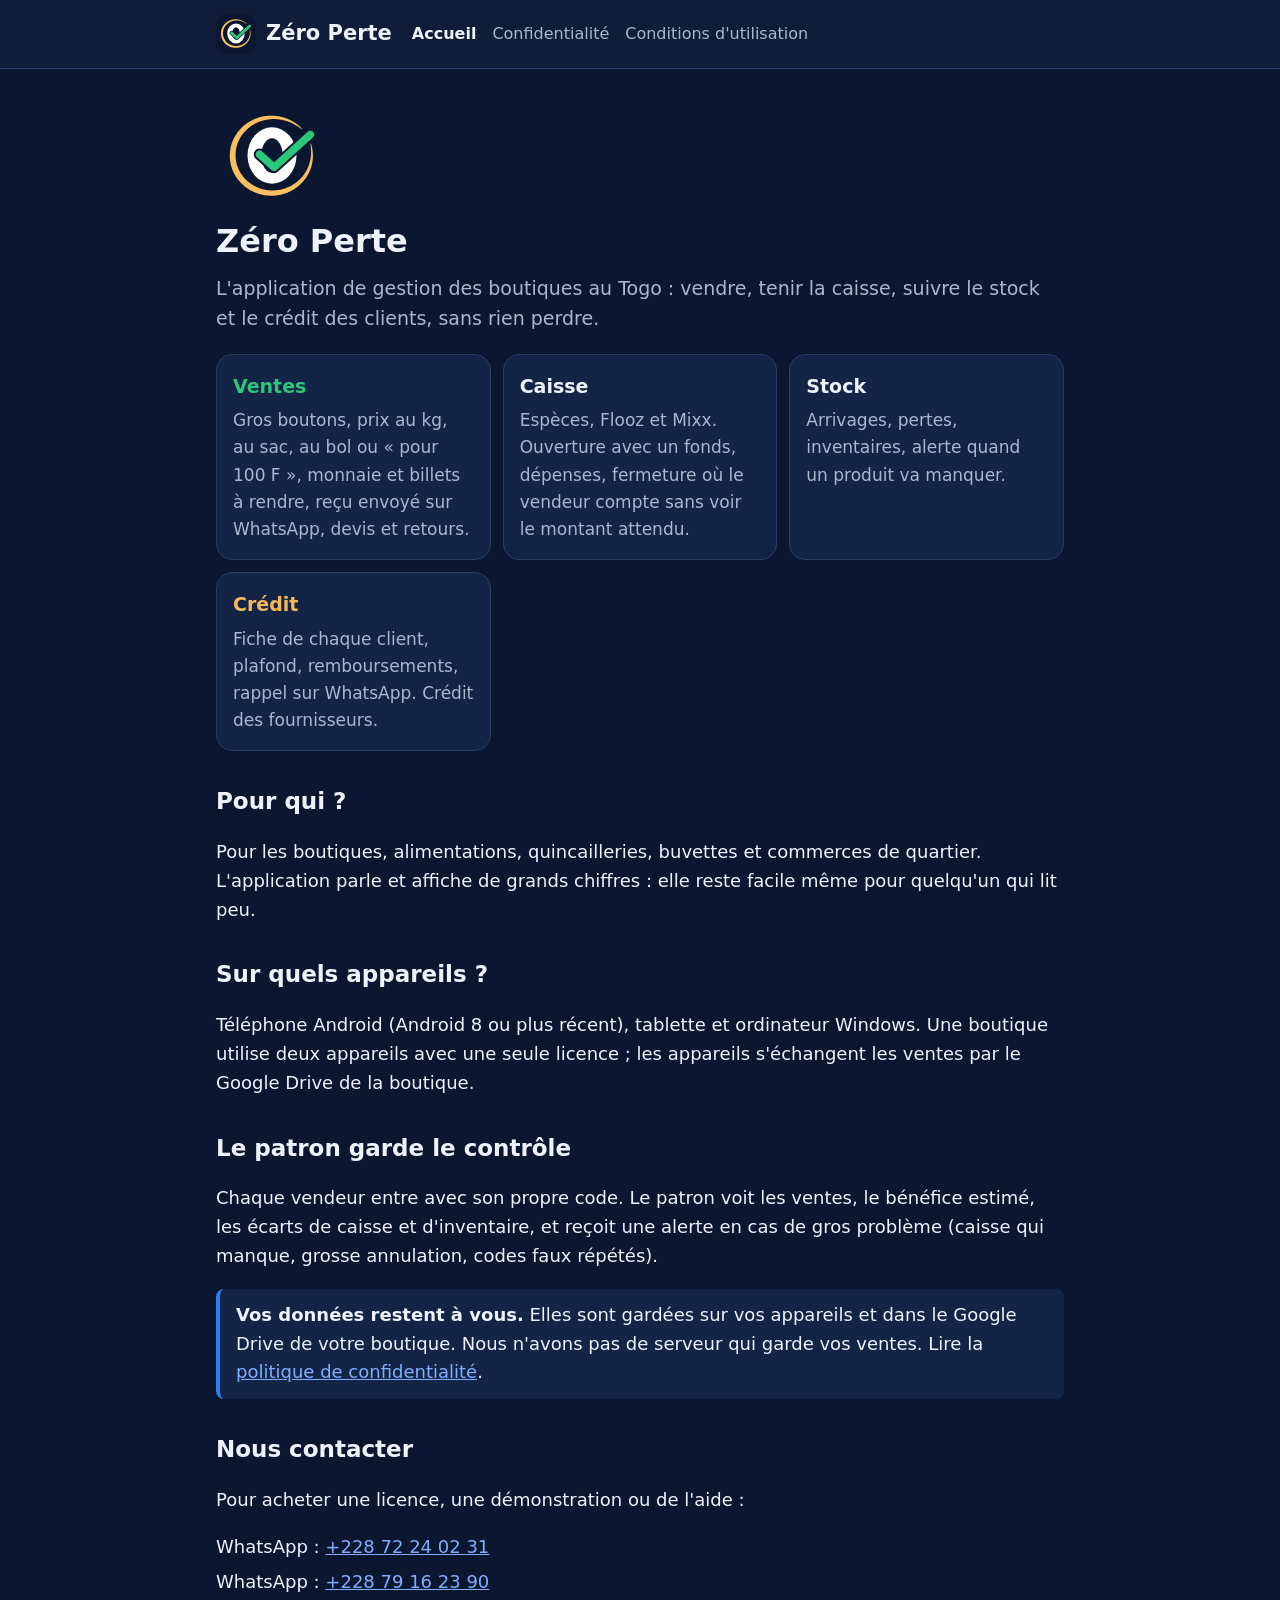
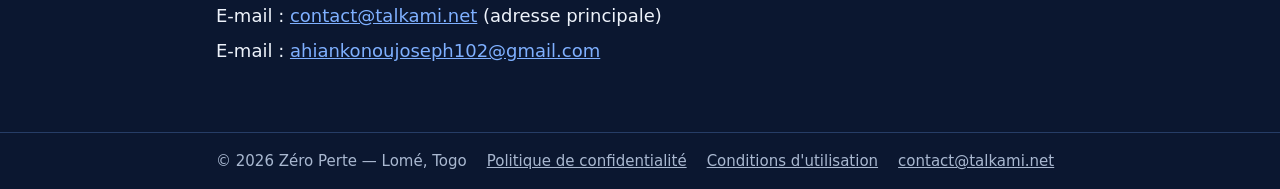
<file: docs/site/index.html>
<!doctype html>
<html lang="fr">
<head>
  <meta charset="utf-8">
  <meta name="viewport" content="width=device-width, initial-scale=1">
  <title>Zéro Perte — gestion de boutique</title>
  <meta name="description" content="Zéro Perte : application de gestion pour les boutiques du Togo — ventes, caisse, stock et crédit, sur téléphone, tablette et PC.">
  <meta name="theme-color" content="#0b1730">
  <link rel="icon" href="logo.svg" type="image/svg+xml">
  <link rel="icon" href="favicon-32.png" type="image/png" sizes="32x32">
  <link rel="apple-touch-icon" href="apple-touch-icon.png">
  <link rel="stylesheet" href="style.css">
</head>
<body>
<header class="haut">
  <div class="dedans">
    <a class="marque" href="index.html"><img class="logo" src="logo.svg" width="40" height="40" alt="">Zéro Perte</a>
    <nav aria-label="Pages">
      <a href="index.html" aria-current="page">Accueil</a>
      <a href="confidentialite.html">Confidentialité</a>
      <a href="conditions.html">Conditions d'utilisation</a>
    </nav>
  </div>
</header>
<main>
  <img class="logo-grand" src="logo.svg" width="112" height="112" alt="Logo Zéro Perte">
  <h1>Zéro Perte</h1>
  <p class="chapeau">L'application de gestion des boutiques au Togo : vendre, tenir la caisse, suivre le stock et le crédit des clients, sans rien perdre.</p>

  <div class="cartes">
    <div class="carte"><h3 class="vert">Ventes</h3><p>Gros boutons, prix au kg, au sac, au bol ou « pour 100 F », monnaie et billets à rendre, reçu envoyé sur WhatsApp, devis et retours.</p></div>
    <div class="carte"><h3>Caisse</h3><p>Espèces, Flooz et Mixx. Ouverture avec un fonds, dépenses, fermeture où le vendeur compte sans voir le montant attendu.</p></div>
    <div class="carte"><h3>Stock</h3><p>Arrivages, pertes, inventaires, alerte quand un produit va manquer.</p></div>
    <div class="carte"><h3 class="ambre">Crédit</h3><p>Fiche de chaque client, plafond, remboursements, rappel sur WhatsApp. Crédit des fournisseurs.</p></div>
  </div>

  <h2>Pour qui ?</h2>
  <p>Pour les boutiques, alimentations, quincailleries, buvettes et commerces de quartier. L'application parle et affiche de grands chiffres : elle reste facile même pour quelqu'un qui lit peu.</p>

  <h2>Sur quels appareils ?</h2>
  <p>Téléphone Android (Android 8 ou plus récent), tablette et ordinateur Windows. Une boutique utilise deux appareils avec une seule licence ; les appareils s'échangent les ventes par le Google Drive de la boutique.</p>

  <h2>Le patron garde le contrôle</h2>
  <p>Chaque vendeur entre avec son propre code. Le patron voit les ventes, le bénéfice estimé, les écarts de caisse et d'inventaire, et reçoit une alerte en cas de gros problème (caisse qui manque, grosse annulation, codes faux répétés).</p>

  <div class="encadre">
    <strong>Vos données restent à vous.</strong> Elles sont gardées sur vos appareils et dans le Google Drive de votre boutique. Nous n'avons pas de serveur qui garde vos ventes. Lire la <a href="confidentialite.html">politique de confidentialité</a>.
  </div>

  <h2>Nous contacter</h2>
  <p>Pour acheter une licence, une démonstration ou de l'aide :</p>
  <ul class="contacts">
  <li>WhatsApp : <a href="https://wa.me/22872240231">+228 72 24 02 31</a></li>
  <li>WhatsApp : <a href="https://wa.me/22879162390">+228 79 16 23 90</a></li>
  <li>E-mail : <a href="mailto:contact@talkami.net">contact@talkami.net</a> (adresse principale)</li>
  <li>E-mail : <a href="mailto:ahiankonoujoseph102@gmail.com">ahiankonoujoseph102@gmail.com</a></li>
</ul>

</main>
<footer>
  <div class="dedans">
    <span>© 2026 Zéro Perte — Lomé, Togo</span>
    <a href="confidentialite.html">Politique de confidentialité</a>
    <a href="conditions.html">Conditions d'utilisation</a>
    <a href="mailto:contact@talkami.net">contact@talkami.net</a>
  </div>
</footer>
</body>
</html>
</file>
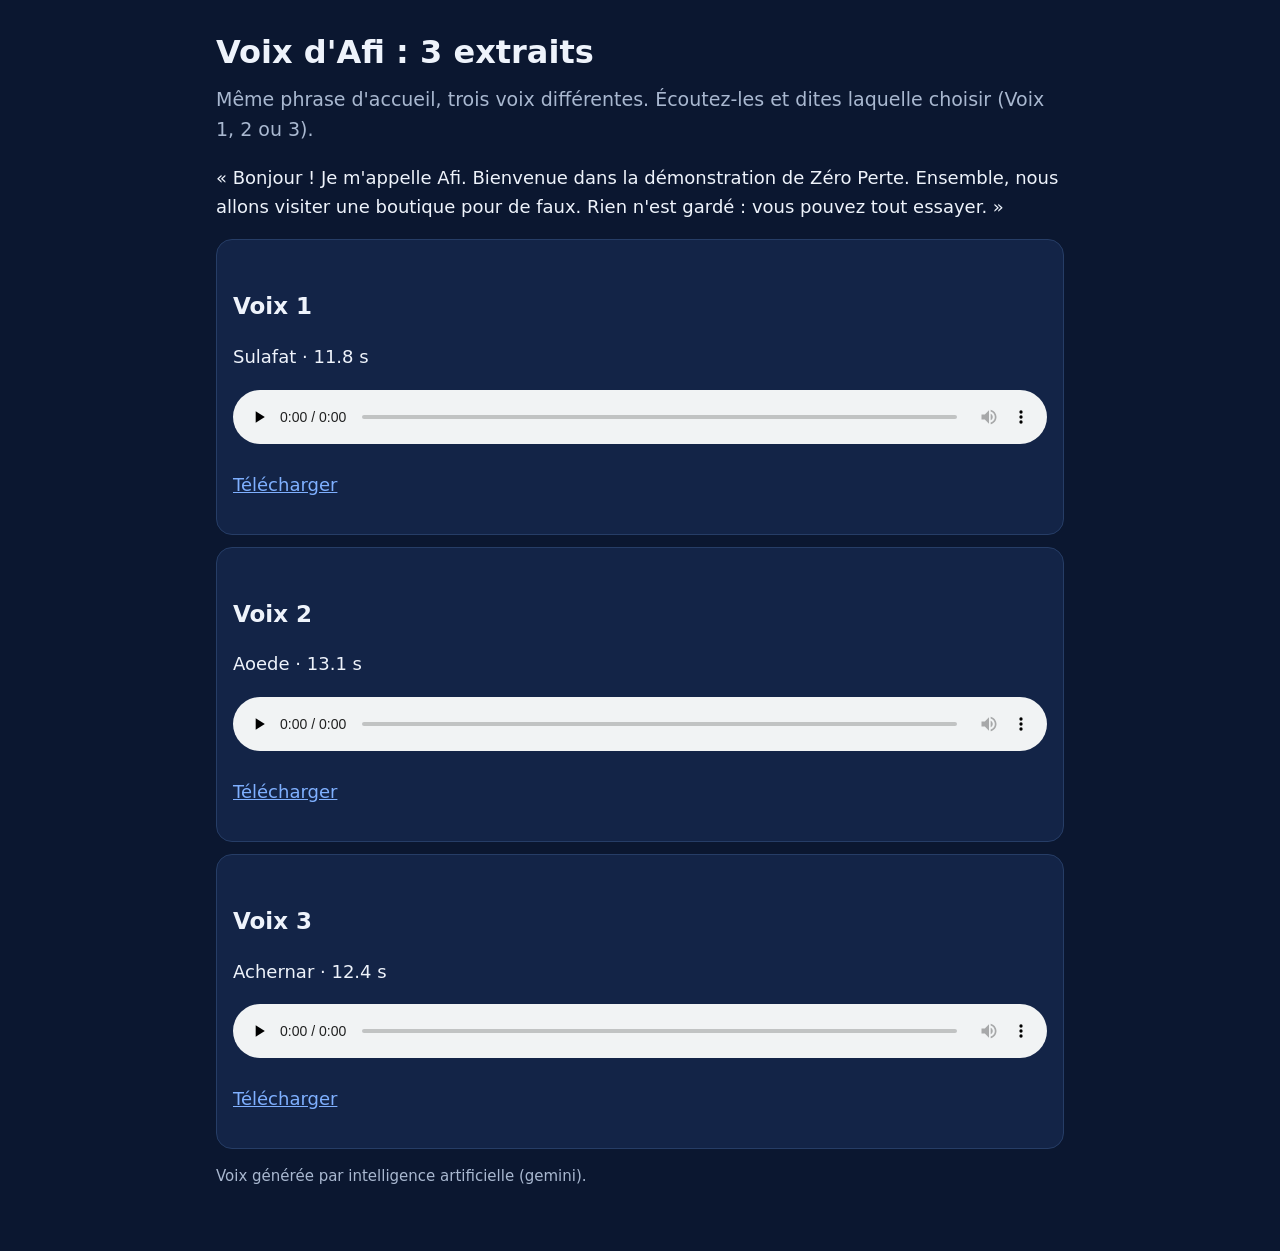
<file: docs/site/voix/index.html>
<!doctype html>
<html lang="fr"><head><meta charset="utf-8">
<meta name="viewport" content="width=device-width, initial-scale=1">
<title>Voix d'Afi — 3 extraits</title>
<link rel="icon" href="../logo.svg" type="image/svg+xml">
<link rel="stylesheet" href="../style.css">
<style>section{background:var(--surface);border:1px solid var(--ligne);border-radius:16px;padding:16px;margin:12px 0}audio{width:100%}</style>
</head><body><main>
<h1>Voix d'Afi : 3 extraits</h1>
<p class="chapeau">Même phrase d'accueil, trois voix différentes. Écoutez-les et dites laquelle choisir
(Voix 1, 2 ou 3).</p>
<p>« Bonjour ! Je m'appelle Afi. Bienvenue dans la démonstration de Zéro Perte. Ensemble, nous allons visiter une boutique pour de faux. Rien n'est gardé : vous pouvez tout essayer. »</p>
<section><h2>Voix 1</h2><p>Sulafat · 11.8 s</p><audio controls preload="none" src="extrait-1-sulafat.mp3"></audio><p><a href="extrait-1-sulafat.mp3">Télécharger</a></p></section>
<section><h2>Voix 2</h2><p>Aoede · 13.1 s</p><audio controls preload="none" src="extrait-2-aoede.mp3"></audio><p><a href="extrait-2-aoede.mp3">Télécharger</a></p></section>
<section><h2>Voix 3</h2><p>Achernar · 12.4 s</p><audio controls preload="none" src="extrait-3-achernar.mp3"></audio><p><a href="extrait-3-achernar.mp3">Télécharger</a></p></section>
<p class="date">Voix générée par intelligence artificielle (gemini).</p>
</main></body></html>
</file>
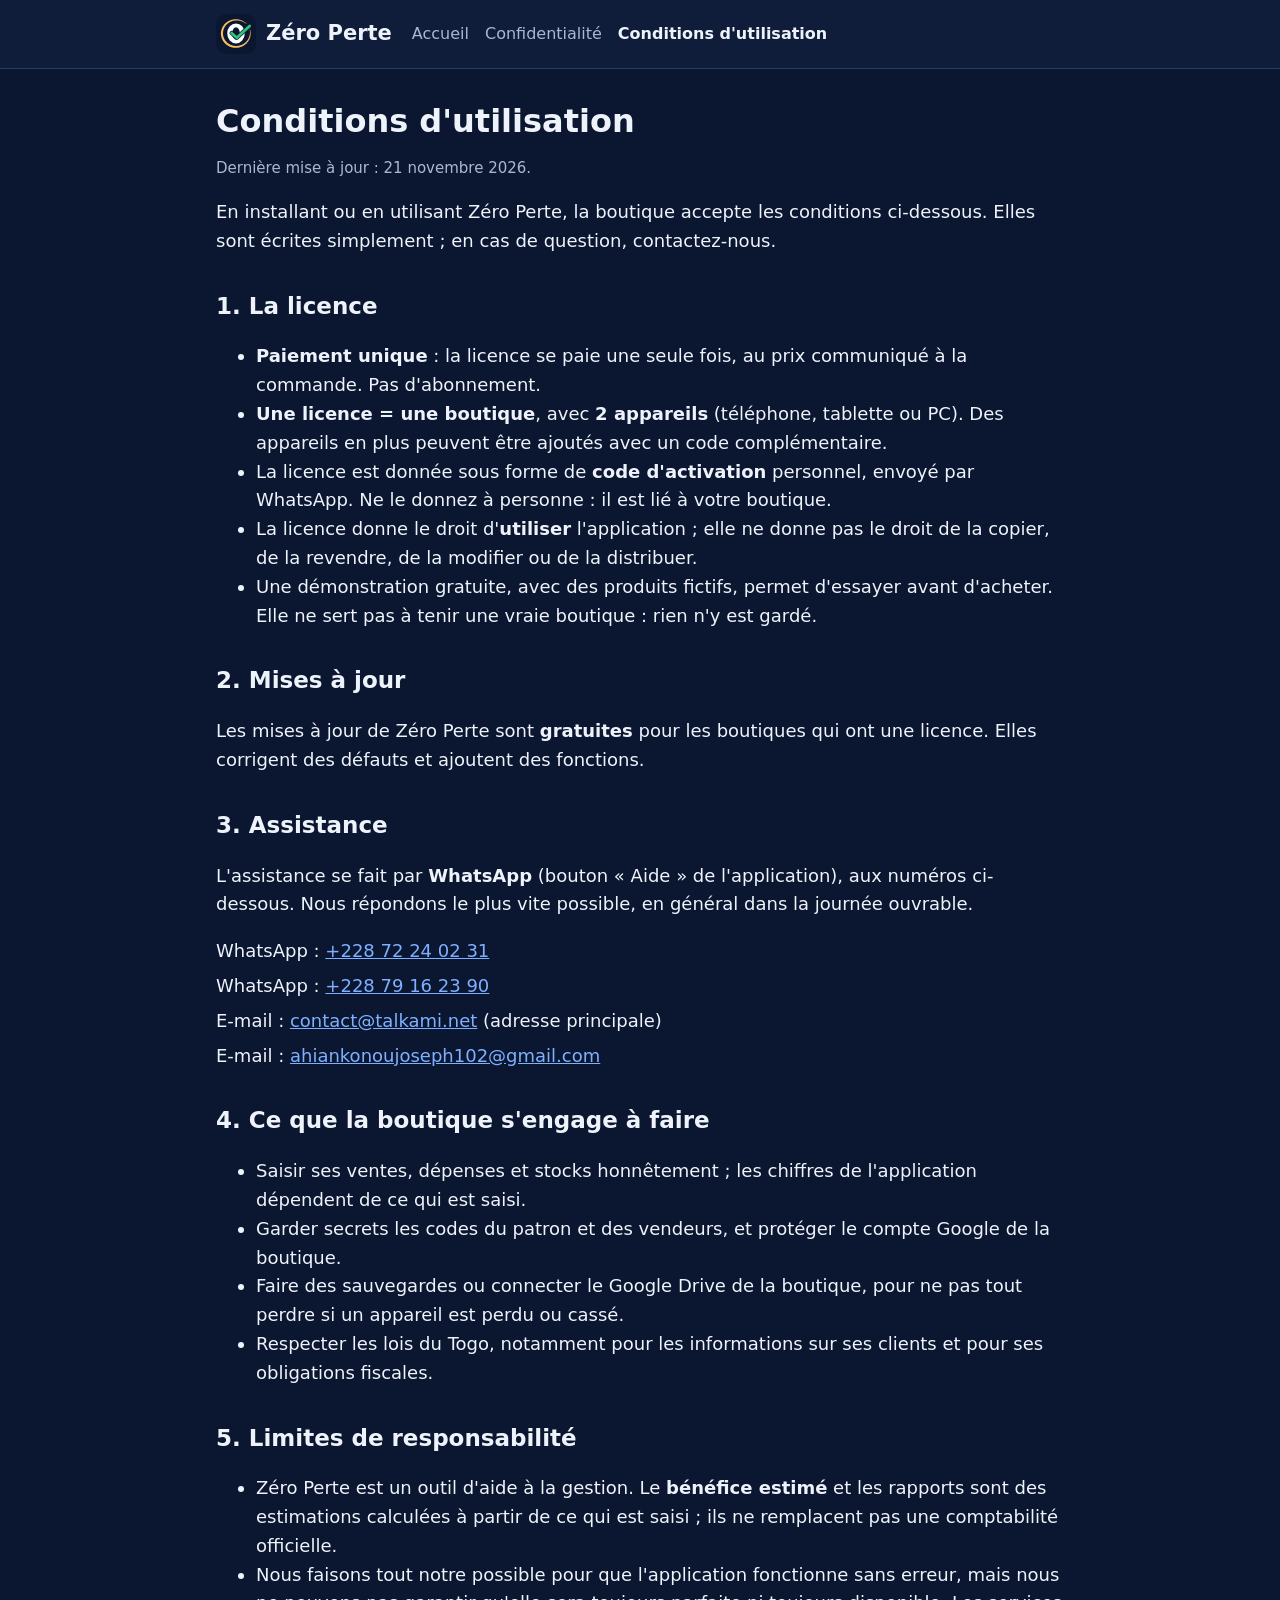
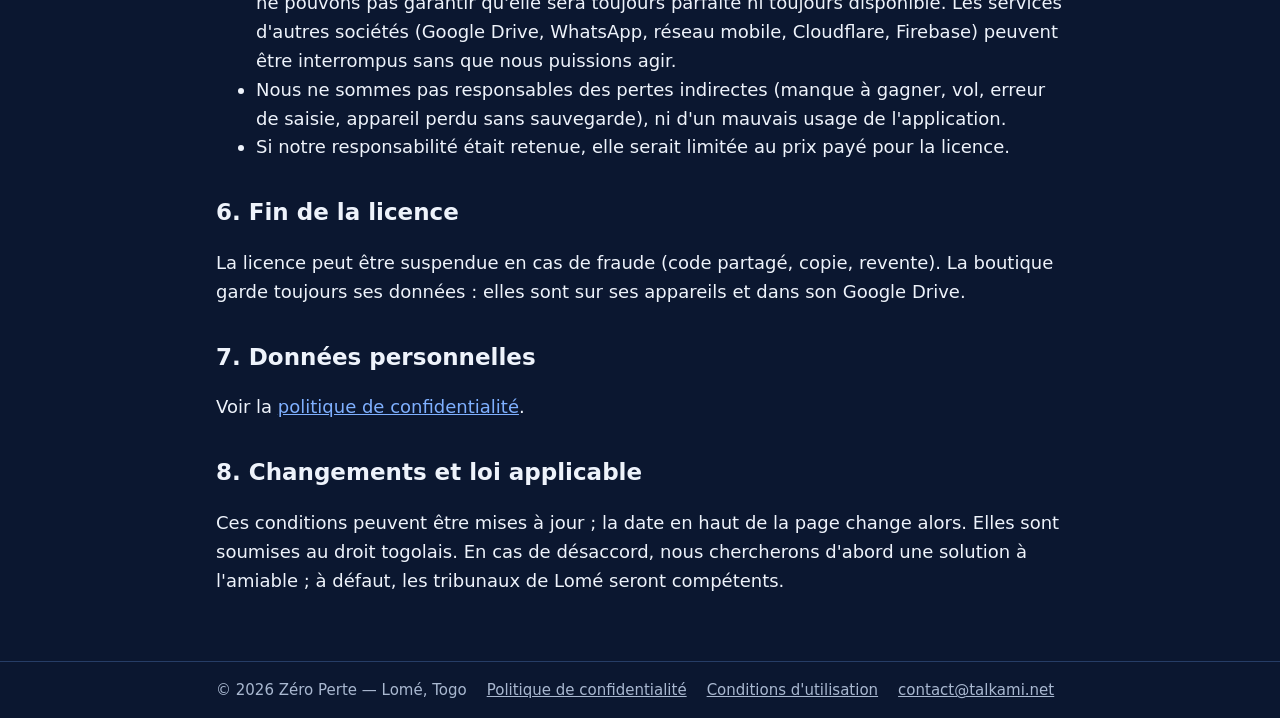
<file: docs/site/conditions.html>
<!doctype html>
<html lang="fr">
<head>
  <meta charset="utf-8">
  <meta name="viewport" content="width=device-width, initial-scale=1">
  <title>Conditions d'utilisation — Zéro Perte</title>
  <meta name="description" content="Conditions d'utilisation de Zéro Perte : licence à paiement unique, 2 appareils par boutique, mises à jour gratuites, assistance WhatsApp.">
  <meta name="theme-color" content="#0b1730">
  <link rel="icon" href="logo.svg" type="image/svg+xml">
  <link rel="icon" href="favicon-32.png" type="image/png" sizes="32x32">
  <link rel="apple-touch-icon" href="apple-touch-icon.png">
  <link rel="stylesheet" href="style.css">
</head>
<body>
<header class="haut">
  <div class="dedans">
    <a class="marque" href="index.html"><img class="logo" src="logo.svg" width="40" height="40" alt="">Zéro Perte</a>
    <nav aria-label="Pages">
      <a href="index.html">Accueil</a>
      <a href="confidentialite.html">Confidentialité</a>
      <a href="conditions.html" aria-current="page">Conditions d'utilisation</a>
    </nav>
  </div>
</header>
<main>
  <h1>Conditions d'utilisation</h1>
  <p class="date">Dernière mise à jour : 21 novembre 2026.</p>
  <p>En installant ou en utilisant Zéro Perte, la boutique accepte les conditions ci-dessous. Elles sont écrites simplement ; en cas de question, contactez-nous.</p>

  <h2>1. La licence</h2>
  <ul>
    <li><strong>Paiement unique</strong> : la licence se paie une seule fois, au prix communiqué à la commande. Pas d'abonnement.</li>
    <li><strong>Une licence = une boutique</strong>, avec <strong>2 appareils</strong> (téléphone, tablette ou PC). Des appareils en plus peuvent être ajoutés avec un code complémentaire.</li>
    <li>La licence est donnée sous forme de <strong>code d'activation</strong> personnel, envoyé par WhatsApp. Ne le donnez à personne : il est lié à votre boutique.</li>
    <li>La licence donne le droit d'<strong>utiliser</strong> l'application ; elle ne donne pas le droit de la copier, de la revendre, de la modifier ou de la distribuer.</li>
    <li>Une démonstration gratuite, avec des produits fictifs, permet d'essayer avant d'acheter. Elle ne sert pas à tenir une vraie boutique : rien n'y est gardé.</li>
  </ul>

  <h2>2. Mises à jour</h2>
  <p>Les mises à jour de Zéro Perte sont <strong>gratuites</strong> pour les boutiques qui ont une licence. Elles corrigent des défauts et ajoutent des fonctions.</p>

  <h2>3. Assistance</h2>
  <p>L'assistance se fait par <strong>WhatsApp</strong> (bouton « Aide » de l'application), aux numéros ci-dessous. Nous répondons le plus vite possible, en général dans la journée ouvrable.</p>
  <ul class="contacts">
    <li>WhatsApp : <a href="https://wa.me/22872240231">+228 72 24 02 31</a></li>
    <li>WhatsApp : <a href="https://wa.me/22879162390">+228 79 16 23 90</a></li>
    <li>E-mail : <a href="mailto:contact@talkami.net">contact@talkami.net</a> (adresse principale)</li>
  <li>E-mail : <a href="mailto:ahiankonoujoseph102@gmail.com">ahiankonoujoseph102@gmail.com</a></li>
  </ul>

  <h2>4. Ce que la boutique s'engage à faire</h2>
  <ul>
    <li>Saisir ses ventes, dépenses et stocks honnêtement ; les chiffres de l'application dépendent de ce qui est saisi.</li>
    <li>Garder secrets les codes du patron et des vendeurs, et protéger le compte Google de la boutique.</li>
    <li>Faire des sauvegardes ou connecter le Google Drive de la boutique, pour ne pas tout perdre si un appareil est perdu ou cassé.</li>
    <li>Respecter les lois du Togo, notamment pour les informations sur ses clients et pour ses obligations fiscales.</li>
  </ul>

  <h2>5. Limites de responsabilité</h2>
  <ul>
    <li>Zéro Perte est un outil d'aide à la gestion. Le <strong>bénéfice estimé</strong> et les rapports sont des estimations calculées à partir de ce qui est saisi ; ils ne remplacent pas une comptabilité officielle.</li>
    <li>Nous faisons tout notre possible pour que l'application fonctionne sans erreur, mais nous ne pouvons pas garantir qu'elle sera toujours parfaite ni toujours disponible. Les services d'autres sociétés (Google Drive, WhatsApp, réseau mobile, Cloudflare, Firebase) peuvent être interrompus sans que nous puissions agir.</li>
    <li>Nous ne sommes pas responsables des pertes indirectes (manque à gagner, vol, erreur de saisie, appareil perdu sans sauvegarde), ni d'un mauvais usage de l'application.</li>
    <li>Si notre responsabilité était retenue, elle serait limitée au prix payé pour la licence.</li>
  </ul>

  <h2>6. Fin de la licence</h2>
  <p>La licence peut être suspendue en cas de fraude (code partagé, copie, revente). La boutique garde toujours ses données : elles sont sur ses appareils et dans son Google Drive.</p>

  <h2>7. Données personnelles</h2>
  <p>Voir la <a href="confidentialite.html">politique de confidentialité</a>.</p>

  <h2>8. Changements et loi applicable</h2>
  <p>Ces conditions peuvent être mises à jour ; la date en haut de la page change alors. Elles sont soumises au droit togolais. En cas de désaccord, nous chercherons d'abord une solution à l'amiable ; à défaut, les tribunaux de Lomé seront compétents.</p>

</main>
<footer>
  <div class="dedans">
    <span>© 2026 Zéro Perte — Lomé, Togo</span>
    <a href="confidentialite.html">Politique de confidentialité</a>
    <a href="conditions.html">Conditions d'utilisation</a>
    <a href="mailto:contact@talkami.net">contact@talkami.net</a>
  </div>
</footer>
</body>
</html>
</file>
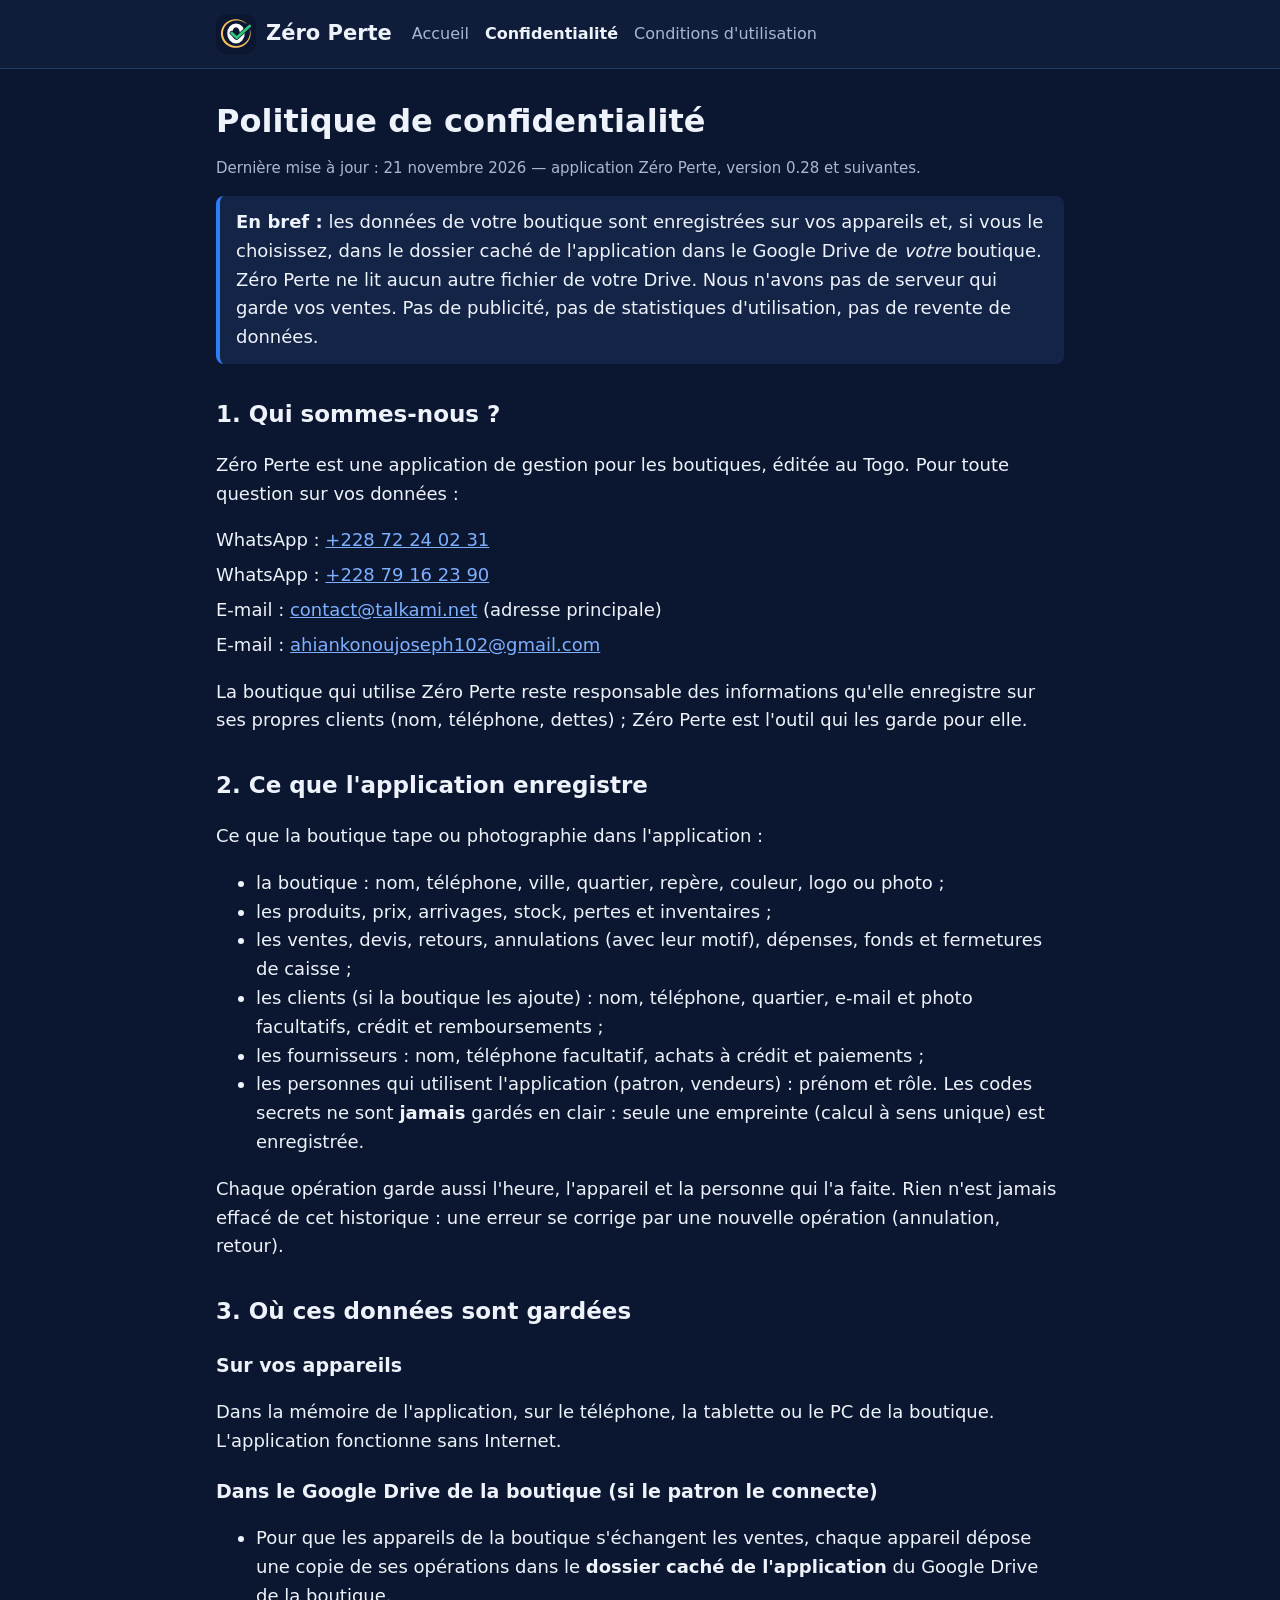
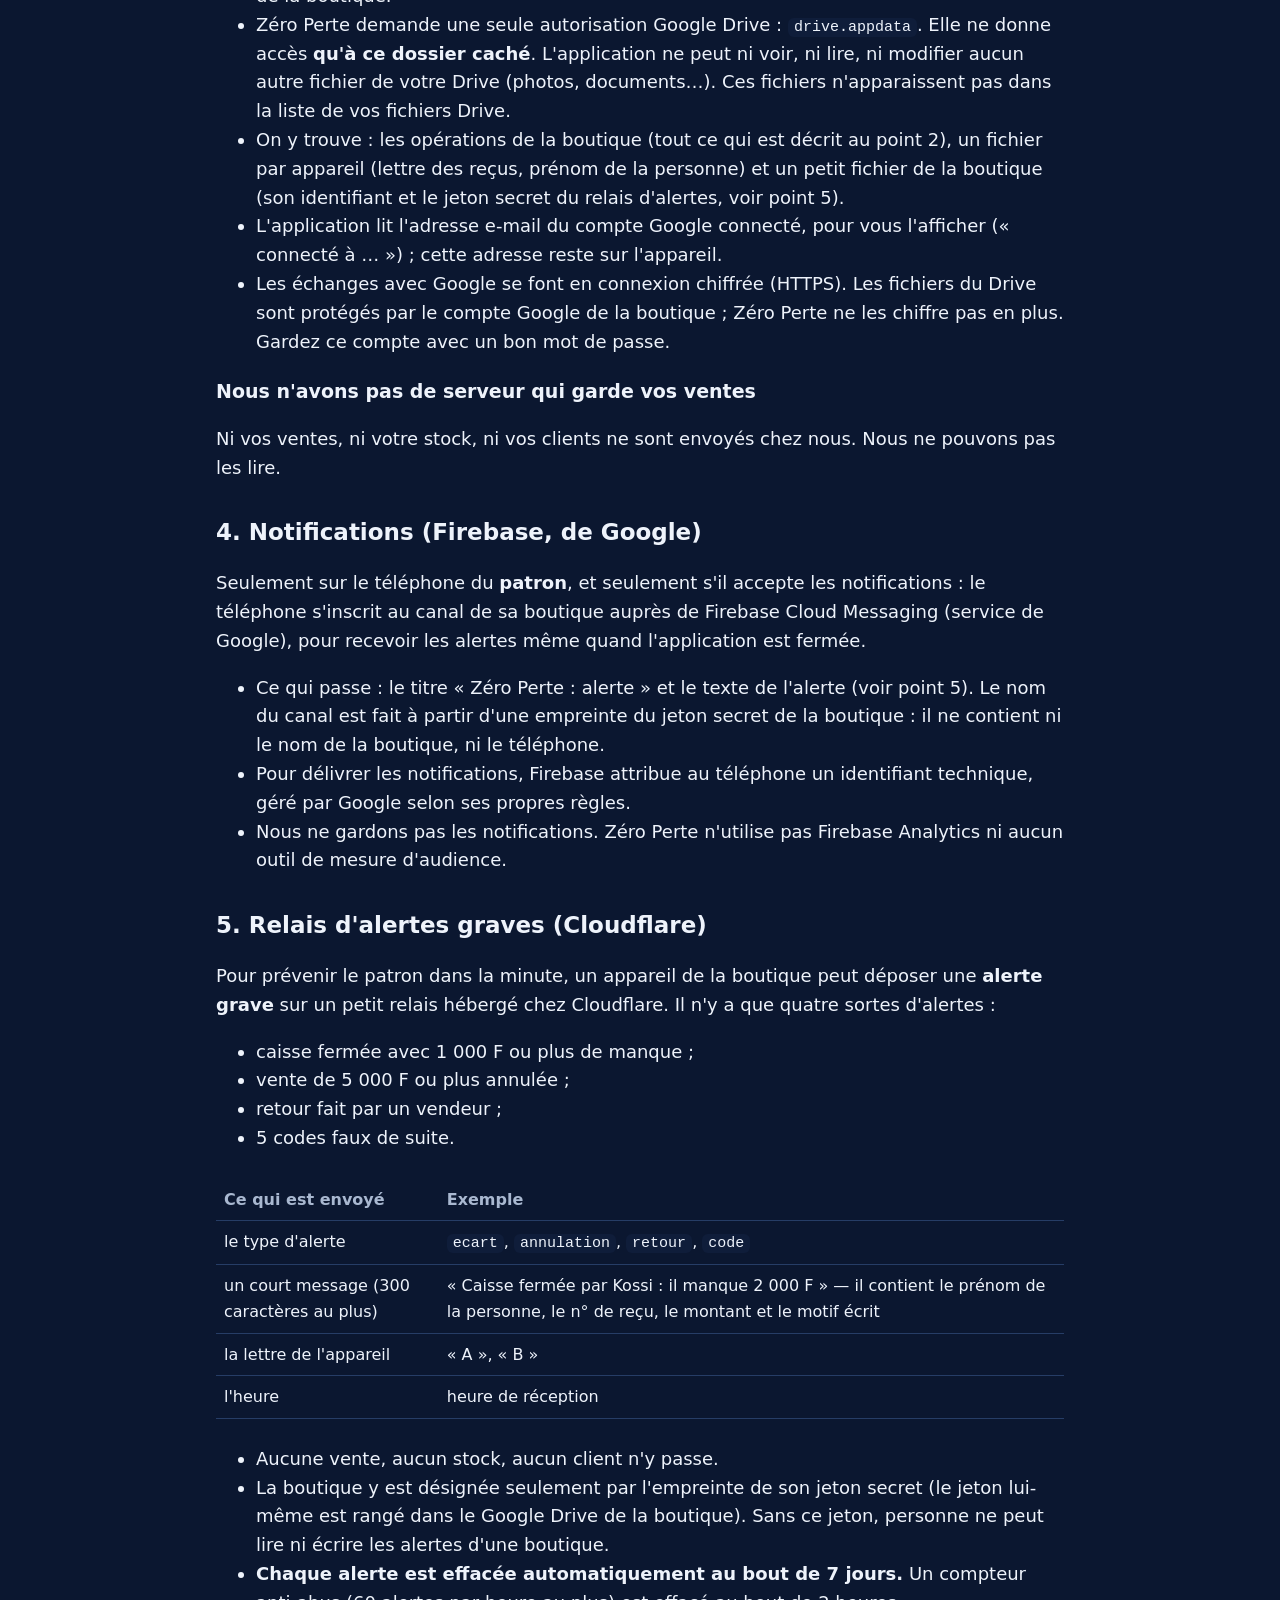
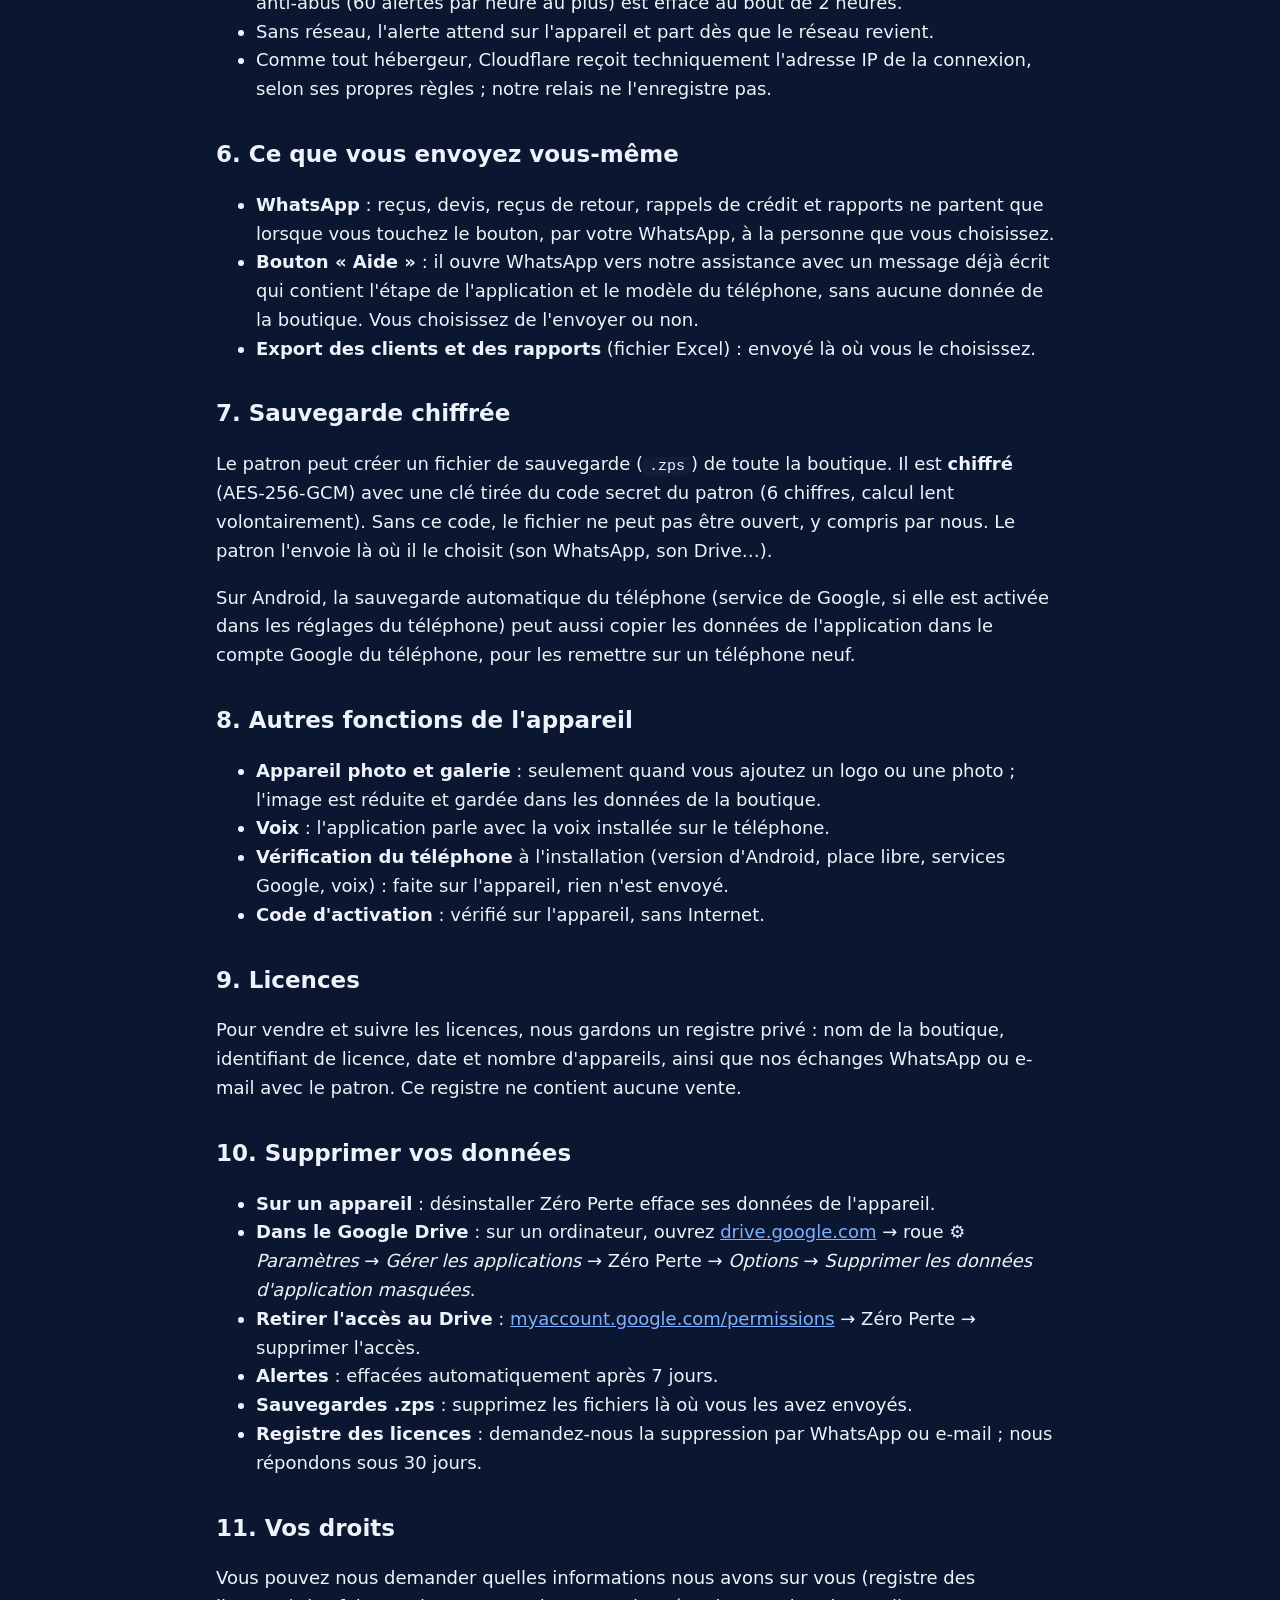
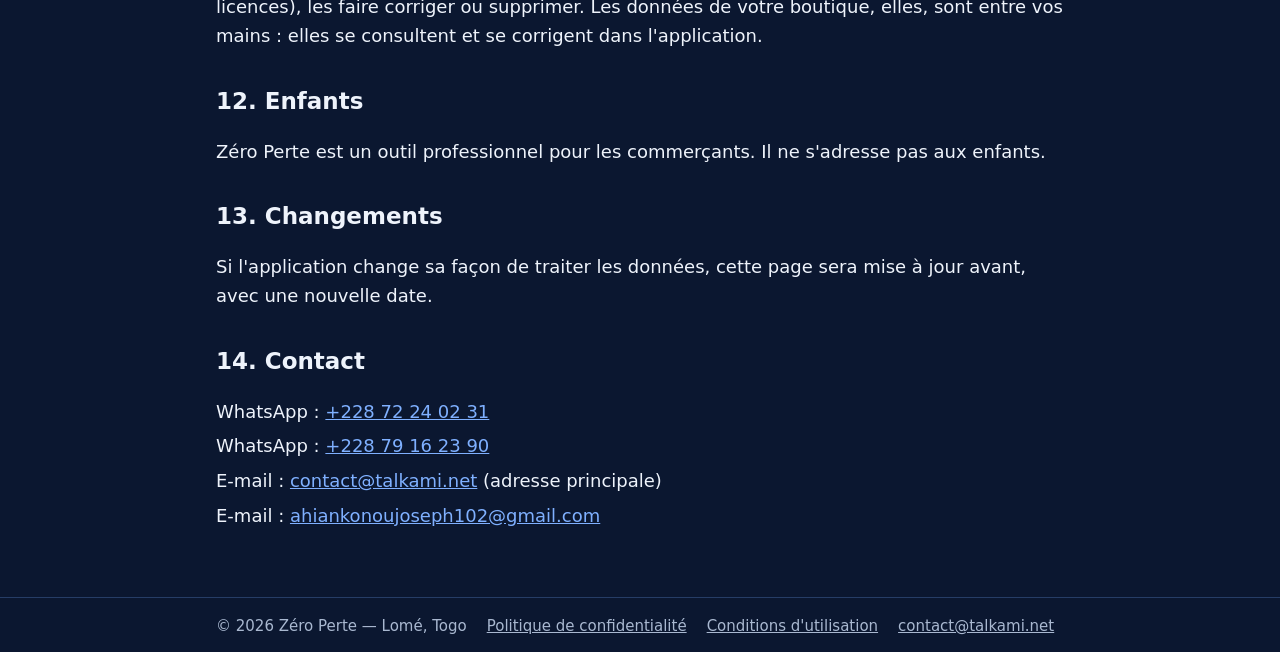
<file: docs/site/confidentialite.html>
<!doctype html>
<html lang="fr">
<head>
  <meta charset="utf-8">
  <meta name="viewport" content="width=device-width, initial-scale=1">
  <title>Politique de confidentialité — Zéro Perte</title>
  <meta name="description" content="Ce que l'application Zéro Perte enregistre, où, et ce qui passe par Google Drive, le relais d'alertes et les notifications.">
  <meta name="theme-color" content="#0b1730">
  <link rel="icon" href="logo.svg" type="image/svg+xml">
  <link rel="icon" href="favicon-32.png" type="image/png" sizes="32x32">
  <link rel="apple-touch-icon" href="apple-touch-icon.png">
  <link rel="stylesheet" href="style.css">
</head>
<body>
<header class="haut">
  <div class="dedans">
    <a class="marque" href="index.html"><img class="logo" src="logo.svg" width="40" height="40" alt="">Zéro Perte</a>
    <nav aria-label="Pages">
      <a href="index.html">Accueil</a>
      <a href="confidentialite.html" aria-current="page">Confidentialité</a>
      <a href="conditions.html">Conditions d'utilisation</a>
    </nav>
  </div>
</header>
<main>
  <h1>Politique de confidentialité</h1>
  <p class="date">Dernière mise à jour : 21 novembre 2026 — application Zéro Perte, version 0.28 et suivantes.</p>

  <div class="encadre">
    <strong>En bref :</strong> les données de votre boutique sont enregistrées sur vos appareils et, si vous le choisissez, dans le dossier caché de l'application dans le Google Drive de <em>votre</em> boutique. Zéro Perte ne lit aucun autre fichier de votre Drive. Nous n'avons pas de serveur qui garde vos ventes. Pas de publicité, pas de statistiques d'utilisation, pas de revente de données.
  </div>

  <h2>1. Qui sommes-nous ?</h2>
  <p>Zéro Perte est une application de gestion pour les boutiques, éditée au Togo. Pour toute question sur vos données :</p>
  <ul class="contacts">
  <li>WhatsApp : <a href="https://wa.me/22872240231">+228 72 24 02 31</a></li>
  <li>WhatsApp : <a href="https://wa.me/22879162390">+228 79 16 23 90</a></li>
  <li>E-mail : <a href="mailto:contact@talkami.net">contact@talkami.net</a> (adresse principale)</li>
  <li>E-mail : <a href="mailto:ahiankonoujoseph102@gmail.com">ahiankonoujoseph102@gmail.com</a></li>
</ul>
  <p>La boutique qui utilise Zéro Perte reste responsable des informations qu'elle enregistre sur ses propres clients (nom, téléphone, dettes) ; Zéro Perte est l'outil qui les garde pour elle.</p>

  <h2>2. Ce que l'application enregistre</h2>
  <p>Ce que la boutique tape ou photographie dans l'application :</p>
  <ul>
    <li>la boutique : nom, téléphone, ville, quartier, repère, couleur, logo ou photo ;</li>
    <li>les produits, prix, arrivages, stock, pertes et inventaires ;</li>
    <li>les ventes, devis, retours, annulations (avec leur motif), dépenses, fonds et fermetures de caisse ;</li>
    <li>les clients (si la boutique les ajoute) : nom, téléphone, quartier, e-mail et photo facultatifs, crédit et remboursements ;</li>
    <li>les fournisseurs : nom, téléphone facultatif, achats à crédit et paiements ;</li>
    <li>les personnes qui utilisent l'application (patron, vendeurs) : prénom et rôle. Les codes secrets ne sont <strong>jamais</strong> gardés en clair : seule une empreinte (calcul à sens unique) est enregistrée.</li>
  </ul>
  <p>Chaque opération garde aussi l'heure, l'appareil et la personne qui l'a faite. Rien n'est jamais effacé de cet historique : une erreur se corrige par une nouvelle opération (annulation, retour).</p>

  <h2>3. Où ces données sont gardées</h2>
  <h3>Sur vos appareils</h3>
  <p>Dans la mémoire de l'application, sur le téléphone, la tablette ou le PC de la boutique. L'application fonctionne sans Internet.</p>

  <h3>Dans le Google Drive de la boutique (si le patron le connecte)</h3>
  <ul>
    <li>Pour que les appareils de la boutique s'échangent les ventes, chaque appareil dépose une copie de ses opérations dans le <strong>dossier caché de l'application</strong> du Google Drive de la boutique.</li>
    <li>Zéro Perte demande une seule autorisation Google Drive : <code>drive.appdata</code>. Elle ne donne accès <strong>qu'à ce dossier caché</strong>. L'application ne peut ni voir, ni lire, ni modifier aucun autre fichier de votre Drive (photos, documents…). Ces fichiers n'apparaissent pas dans la liste de vos fichiers Drive.</li>
    <li>On y trouve : les opérations de la boutique (tout ce qui est décrit au point 2), un fichier par appareil (lettre des reçus, prénom de la personne) et un petit fichier de la boutique (son identifiant et le jeton secret du relais d'alertes, voir point 5).</li>
    <li>L'application lit l'adresse e-mail du compte Google connecté, pour vous l'afficher (« connecté à … ») ; cette adresse reste sur l'appareil.</li>
    <li>Les échanges avec Google se font en connexion chiffrée (HTTPS). Les fichiers du Drive sont protégés par le compte Google de la boutique ; Zéro Perte ne les chiffre pas en plus. Gardez ce compte avec un bon mot de passe.</li>
  </ul>

  <h3>Nous n'avons pas de serveur qui garde vos ventes</h3>
  <p>Ni vos ventes, ni votre stock, ni vos clients ne sont envoyés chez nous. Nous ne pouvons pas les lire.</p>

  <h2>4. Notifications (Firebase, de Google)</h2>
  <p>Seulement sur le téléphone du <strong>patron</strong>, et seulement s'il accepte les notifications : le téléphone s'inscrit au canal de sa boutique auprès de Firebase Cloud Messaging (service de Google), pour recevoir les alertes même quand l'application est fermée.</p>
  <ul>
    <li>Ce qui passe : le titre « Zéro Perte : alerte » et le texte de l'alerte (voir point 5). Le nom du canal est fait à partir d'une empreinte du jeton secret de la boutique : il ne contient ni le nom de la boutique, ni le téléphone.</li>
    <li>Pour délivrer les notifications, Firebase attribue au téléphone un identifiant technique, géré par Google selon ses propres règles.</li>
    <li>Nous ne gardons pas les notifications. Zéro Perte n'utilise pas Firebase Analytics ni aucun outil de mesure d'audience.</li>
  </ul>

  <h2>5. Relais d'alertes graves (Cloudflare)</h2>
  <p>Pour prévenir le patron dans la minute, un appareil de la boutique peut déposer une <strong>alerte grave</strong> sur un petit relais hébergé chez Cloudflare. Il n'y a que quatre sortes d'alertes :</p>
  <ul>
    <li>caisse fermée avec 1 000 F ou plus de manque ;</li>
    <li>vente de 5 000 F ou plus annulée ;</li>
    <li>retour fait par un vendeur ;</li>
    <li>5 codes faux de suite.</li>
  </ul>
  <div class="tableau">
  <table>
    <tr><th>Ce qui est envoyé</th><th>Exemple</th></tr>
    <tr><td>le type d'alerte</td><td><code>ecart</code>, <code>annulation</code>, <code>retour</code>, <code>code</code></td></tr>
    <tr><td>un court message (300 caractères au plus)</td><td>« Caisse fermée par Kossi : il manque 2 000 F » — il contient le prénom de la personne, le n° de reçu, le montant et le motif écrit</td></tr>
    <tr><td>la lettre de l'appareil</td><td>« A », « B »</td></tr>
    <tr><td>l'heure</td><td>heure de réception</td></tr>
  </table>
  </div>
  <ul>
    <li>Aucune vente, aucun stock, aucun client n'y passe.</li>
    <li>La boutique y est désignée seulement par l'empreinte de son jeton secret (le jeton lui-même est rangé dans le Google Drive de la boutique). Sans ce jeton, personne ne peut lire ni écrire les alertes d'une boutique.</li>
    <li><strong>Chaque alerte est effacée automatiquement au bout de 7 jours.</strong> Un compteur anti-abus (60 alertes par heure au plus) est effacé au bout de 2 heures.</li>
    <li>Sans réseau, l'alerte attend sur l'appareil et part dès que le réseau revient.</li>
    <li>Comme tout hébergeur, Cloudflare reçoit techniquement l'adresse IP de la connexion, selon ses propres règles ; notre relais ne l'enregistre pas.</li>
  </ul>

  <h2>6. Ce que vous envoyez vous-même</h2>
  <ul>
    <li><strong>WhatsApp</strong> : reçus, devis, reçus de retour, rappels de crédit et rapports ne partent que lorsque vous touchez le bouton, par votre WhatsApp, à la personne que vous choisissez.</li>
    <li><strong>Bouton « Aide »</strong> : il ouvre WhatsApp vers notre assistance avec un message déjà écrit qui contient l'étape de l'application et le modèle du téléphone, sans aucune donnée de la boutique. Vous choisissez de l'envoyer ou non.</li>
    <li><strong>Export des clients et des rapports</strong> (fichier Excel) : envoyé là où vous le choisissez.</li>
  </ul>

  <h2>7. Sauvegarde chiffrée</h2>
  <p>Le patron peut créer un fichier de sauvegarde (<code>.zps</code>) de toute la boutique. Il est <strong>chiffré</strong> (AES-256-GCM) avec une clé tirée du code secret du patron (6 chiffres, calcul lent volontairement). Sans ce code, le fichier ne peut pas être ouvert, y compris par nous. Le patron l'envoie là où il le choisit (son WhatsApp, son Drive…).</p>
  <p>Sur Android, la sauvegarde automatique du téléphone (service de Google, si elle est activée dans les réglages du téléphone) peut aussi copier les données de l'application dans le compte Google du téléphone, pour les remettre sur un téléphone neuf.</p>

  <h2>8. Autres fonctions de l'appareil</h2>
  <ul>
    <li><strong>Appareil photo et galerie</strong> : seulement quand vous ajoutez un logo ou une photo ; l'image est réduite et gardée dans les données de la boutique.</li>
    <li><strong>Voix</strong> : l'application parle avec la voix installée sur le téléphone.</li>
    <li><strong>Vérification du téléphone</strong> à l'installation (version d'Android, place libre, services Google, voix) : faite sur l'appareil, rien n'est envoyé.</li>
    <li><strong>Code d'activation</strong> : vérifié sur l'appareil, sans Internet.</li>
  </ul>

  <h2>9. Licences</h2>
  <p>Pour vendre et suivre les licences, nous gardons un registre privé : nom de la boutique, identifiant de licence, date et nombre d'appareils, ainsi que nos échanges WhatsApp ou e-mail avec le patron. Ce registre ne contient aucune vente.</p>

  <h2>10. Supprimer vos données</h2>
  <ul>
    <li><strong>Sur un appareil</strong> : désinstaller Zéro Perte efface ses données de l'appareil.</li>
    <li><strong>Dans le Google Drive</strong> : sur un ordinateur, ouvrez <a href="https://drive.google.com">drive.google.com</a> → roue ⚙ <em>Paramètres</em> → <em>Gérer les applications</em> → Zéro Perte → <em>Options</em> → <em>Supprimer les données d'application masquées</em>.</li>
    <li><strong>Retirer l'accès au Drive</strong> : <a href="https://myaccount.google.com/permissions">myaccount.google.com/permissions</a> → Zéro Perte → supprimer l'accès.</li>
    <li><strong>Alertes</strong> : effacées automatiquement après 7 jours.</li>
    <li><strong>Sauvegardes .zps</strong> : supprimez les fichiers là où vous les avez envoyés.</li>
    <li><strong>Registre des licences</strong> : demandez-nous la suppression par WhatsApp ou e-mail ; nous répondons sous 30 jours.</li>
  </ul>

  <h2>11. Vos droits</h2>
  <p>Vous pouvez nous demander quelles informations nous avons sur vous (registre des licences), les faire corriger ou supprimer. Les données de votre boutique, elles, sont entre vos mains : elles se consultent et se corrigent dans l'application.</p>

  <h2>12. Enfants</h2>
  <p>Zéro Perte est un outil professionnel pour les commerçants. Il ne s'adresse pas aux enfants.</p>

  <h2>13. Changements</h2>
  <p>Si l'application change sa façon de traiter les données, cette page sera mise à jour avant, avec une nouvelle date.</p>

  <h2>14. Contact</h2>
  <ul class="contacts">
  <li>WhatsApp : <a href="https://wa.me/22872240231">+228 72 24 02 31</a></li>
  <li>WhatsApp : <a href="https://wa.me/22879162390">+228 79 16 23 90</a></li>
  <li>E-mail : <a href="mailto:contact@talkami.net">contact@talkami.net</a> (adresse principale)</li>
  <li>E-mail : <a href="mailto:ahiankonoujoseph102@gmail.com">ahiankonoujoseph102@gmail.com</a></li>
</ul>

</main>
<footer>
  <div class="dedans">
    <span>© 2026 Zéro Perte — Lomé, Togo</span>
    <a href="confidentialite.html">Politique de confidentialité</a>
    <a href="conditions.html">Conditions d'utilisation</a>
    <a href="mailto:contact@talkami.net">contact@talkami.net</a>
  </div>
</footer>
</body>
</html>
</file>
<file: docs/site/style.css>
/* Zéro Perte — pages publiques. Allure bleu nuit de l'application. */
:root {
  --fond: #0b1730;
  --surface: #132447;
  --menu: #0f1d3a;
  --ligne: #263d66;
  --texte: #eef3fb;
  --texte-doux: #a9b8d0;
  --marque: #2f7df6;
  --vert: #2bc77a;
  --ambre: #f7b955;
  --rouge: #f06a6e;
}
* { box-sizing: border-box; }
html { -webkit-text-size-adjust: 100%; }
body {
  margin: 0;
  background: var(--fond);
  color: var(--texte);
  font-family: "Atkinson Hyperlegible", system-ui, -apple-system, "Segoe UI", Roboto, Arial, sans-serif;
  font-size: 18px;
  line-height: 1.6;
  overflow-wrap: anywhere;
}
a { color: #7fb0ff; }
a:focus-visible { outline: 3px solid var(--ambre); outline-offset: 2px; }
.haut {
  background: var(--menu);
  border-bottom: 1px solid var(--ligne);
}
.haut .dedans {
  max-width: 880px;
  margin: 0 auto;
  padding: 14px 16px;
  display: flex;
  flex-wrap: wrap;
  align-items: center;
  gap: 10px 20px;
}
.marque {
  display: flex;
  align-items: center;
  gap: 10px;
  color: var(--texte);
  text-decoration: none;
  font-weight: 700;
  font-size: 21px;
}
.logo {
  width: 40px;
  height: 40px;
  border-radius: 10px;
  display: block;
}
nav { display: flex; flex-wrap: wrap; gap: 6px 16px; font-size: 16px; }
nav a { color: var(--texte-doux); text-decoration: none; }
nav a[aria-current="page"] { color: var(--texte); font-weight: 700; }
main { max-width: 880px; margin: 0 auto; padding: 24px 16px 48px; }
h1 { font-size: 32px; line-height: 1.25; margin: 8px 0 12px; }
h2 { font-size: 23px; margin: 32px 0 8px; }
h3 { font-size: 19px; margin: 20px 0 6px; }
.chapeau { color: var(--texte-doux); font-size: 19px; margin-top: 0; }
.date { color: var(--texte-doux); font-size: 15px; }
.cartes {
  display: grid;
  grid-template-columns: repeat(auto-fit, minmax(220px, 1fr));
  gap: 12px;
  margin: 20px 0;
}
.carte {
  background: var(--surface);
  border: 1px solid var(--ligne);
  border-radius: 16px;
  padding: 16px;
}
.carte h3 { margin-top: 0; }
.carte p { margin: 0; color: var(--texte-doux); font-size: 17px; }
.vert { color: var(--vert); }
.ambre { color: var(--ambre); }
.rouge { color: var(--rouge); }
.encadre {
  background: var(--surface);
  border-left: 4px solid var(--marque);
  border-radius: 8px;
  padding: 12px 16px;
  margin: 16px 0;
}
table { width: 100%; border-collapse: collapse; font-size: 16px; margin: 8px 0; }
th, td { text-align: left; vertical-align: top; padding: 8px; border-bottom: 1px solid var(--ligne); }
th { color: var(--texte-doux); font-weight: 700; }
.tableau { overflow-x: auto; }
code { background: var(--menu); padding: 1px 6px; border-radius: 6px; font-size: 15px; }
.contacts { list-style: none; padding: 0; }
.contacts li { margin: 6px 0; }
footer {
  border-top: 1px solid var(--ligne);
  color: var(--texte-doux);
  font-size: 15px;
}
footer .dedans { max-width: 880px; margin: 0 auto; padding: 16px; display: flex; flex-wrap: wrap; gap: 8px 20px; }
footer a { color: var(--texte-doux); }
.logo-grand { width: 112px; height: 112px; border-radius: 24px; display: block; margin: 8px 0 4px; }
</file>
